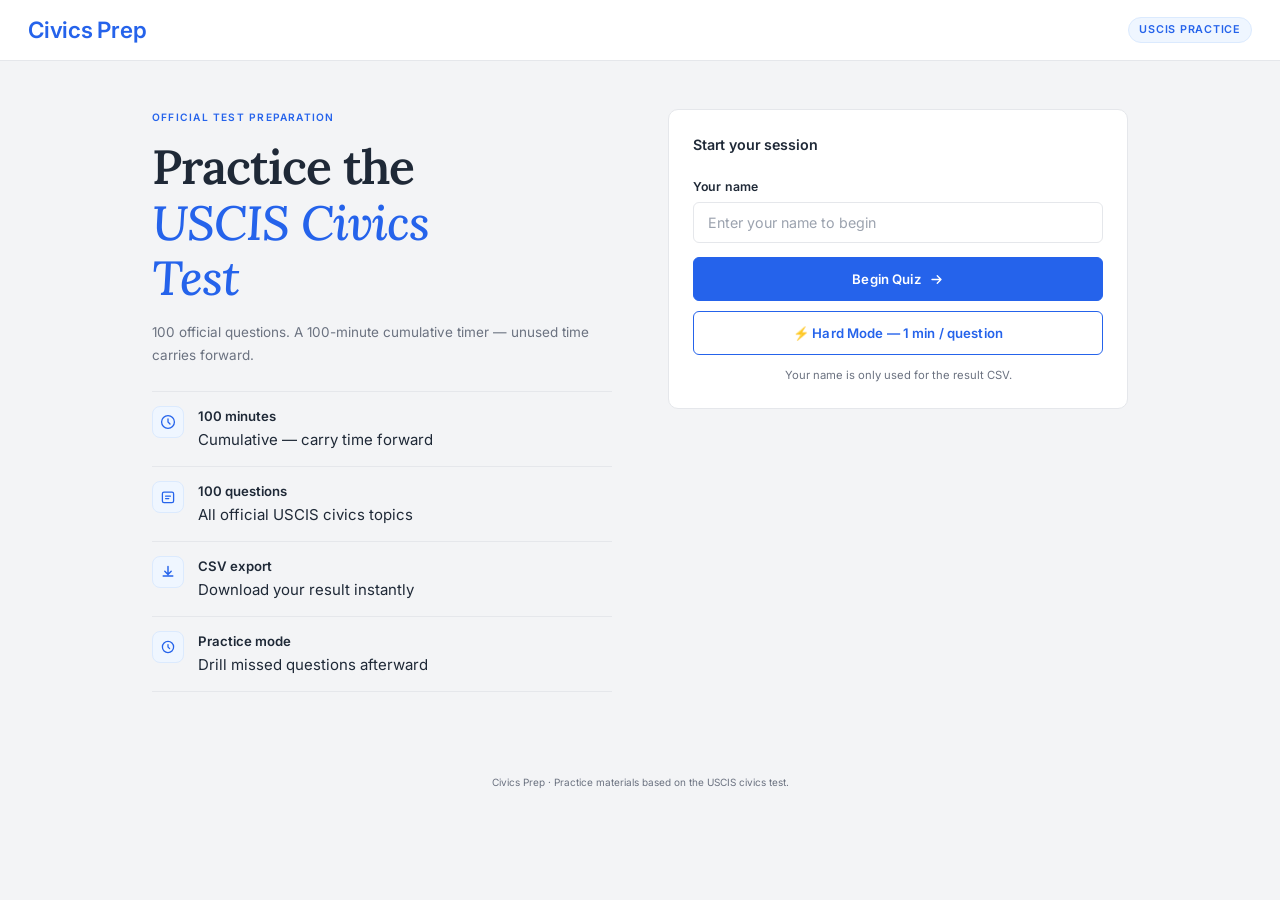
<file: index.html>
<!DOCTYPE html>
<html lang="en">
<head>
  <meta charset="UTF-8" />
  <meta name="viewport" content="width=device-width, initial-scale=1.0" />
  <title>Civics Prep Quiz</title>
  <link rel="preconnect" href="https://fonts.googleapis.com">
  <link rel="preconnect" href="https://fonts.gstatic.com" crossorigin>
  <link href="https://fonts.googleapis.com/css2?family=Lora:ital,wght@0,500;0,600;1,500;1,600&family=Inter:wght@400;500;600&display=swap" rel="stylesheet">
  <link rel="stylesheet" href="style.css" />
</head>
<body>

  <header class="site-header">
    <a href="/" class="header-brand">
      <!-- <img src="Logo.png" alt="Civics Prep logo" class="logo" /> -->
      <span class="site-title">Civics Prep</span>
    </a>
    <span class="header-tag">USCIS Practice</span>
  </header>

  <main class="container">

    <!-- ============ START SCREEN ============ -->
    <section id="start-screen" class="screen" aria-labelledby="start-heading">
      <div class="two-col">

        <div class="panel-left">
          <p class="eyebrow">Official Test Preparation</p>
          <h2 id="start-heading" class="display-heading">
            Practice the<br><em>USCIS Civics<br>Test</em>
          </h2>
          <p class="lede">100 official questions. A 100-minute cumulative timer — unused time carries forward.</p>

          <ul class="feature-list">
            <li>
              <span class="feat-icon">
                <svg viewBox="0 0 20 20" fill="none" aria-hidden="true"><circle cx="10" cy="10" r="8" stroke="currentColor" stroke-width="1.6"/><path d="M10 6v4l2.5 2.5" stroke="currentColor" stroke-width="1.6" stroke-linecap="round"/></svg>
              </span>
              <span><strong>100 minutes</strong>Cumulative — carry time forward</span>
            </li>
            <li>
              <span class="feat-icon">
                <svg viewBox="0 0 20 20" fill="none" aria-hidden="true"><rect x="3" y="4" width="14" height="13" rx="2" stroke="currentColor" stroke-width="1.6"/><path d="M7 9h6M7 12h4" stroke="currentColor" stroke-width="1.6" stroke-linecap="round"/></svg>
              </span>
              <span><strong>100 questions</strong>All official USCIS civics topics</span>
            </li>
            <li>
              <span class="feat-icon">
                <svg viewBox="0 0 20 20" fill="none" aria-hidden="true"><path d="M10 3v10M6 9l4 4 4-4M4 15h12" stroke="currentColor" stroke-width="1.8" stroke-linecap="round" stroke-linejoin="round"/></svg>
              </span>
              <span><strong>CSV export</strong>Download your result instantly</span>
            </li>
            <li>
              <span class="feat-icon">
                <svg viewBox="0 0 20 20" fill="none" aria-hidden="true"><path d="M3 10a7 7 0 1 1 14 0A7 7 0 0 1 3 10z" stroke="currentColor" stroke-width="1.6"/><path d="M10 7v3l2 2" stroke="currentColor" stroke-width="1.6" stroke-linecap="round"/></svg>
              </span>
              <span><strong>Practice mode</strong>Drill missed questions afterward</span>
            </li>
          </ul>
        </div>

        <div class="panel-right">
          <div class="form-card">
            <h3 class="form-card-title">Start your session</h3>
            <form id="start-form" autocomplete="off">
              <label for="student-name" class="field-label">Your name</label>
              <input
                id="student-name"
                name="student-name"
                type="text"
                required
                maxlength="80"
                placeholder="Enter your name to begin"
                aria-required="true"
              />
              <button type="submit" class="btn btn-primary btn-full">
                Begin Quiz
                <svg class="btn-arrow" viewBox="0 0 20 20" fill="none" aria-hidden="true"><path d="M4 10h12M11 5l5 5-5 5" stroke="currentColor" stroke-width="1.8" stroke-linecap="round" stroke-linejoin="round"/></svg>
              </button>
              <button type="button" id="hard-mode-start" class="btn btn-secondary btn-full">
                ⚡ Hard Mode — 1 min / question
              </button>
            </form>
            <p class="form-note">Your name is only used for the result CSV.</p>
          </div>
        </div>

      </div>
    </section>

    <!-- ============ QUIZ SCREEN ============ -->
    <section id="quiz-screen" class="screen hidden" aria-labelledby="quiz-heading">
      <h2 id="quiz-heading" class="visually-hidden">Quiz</h2>

      <div class="two-col two-col--quiz">

        <aside class="quiz-sidebar">
          <div class="sidebar-block">
            <p class="sidebar-label">Progress</p>
            <p id="progress-text" class="sidebar-value">1 / 100</p>
            <div
              class="progress-bar"
              role="progressbar"
              aria-valuemin="0"
              aria-valuemax="100"
              aria-valuenow="0"
            >
              <div id="progress-fill" class="progress-fill"></div>
            </div>
          </div>
          <div class="sidebar-block">
            <p class="sidebar-label">Time remaining</p>
            <p id="timer" class="timer" aria-live="polite">100:00</p>
          </div>
          <div class="sidebar-block">
            <p class="sidebar-label">Score</p>
            <p id="score-text" class="sidebar-score">0 correct</p>
          </div>
          <div class="sidebar-block sidebar-block--quit">
            <button id="quit-btn" type="button" class="btn btn-quit">Quit Quiz</button>
          </div>
        </aside>

        <div class="quiz-main">
          <div class="card question-card">
            <p id="question-text" class="question-text"></p>
            <ul id="options-list" class="options-list" role="list"></ul>
            <div class="question-footer">
              <p id="feedback" class="feedback" aria-live="polite"></p>
              <button id="next-btn" type="button" class="btn btn-primary" disabled>
                Next
                <svg class="btn-arrow" viewBox="0 0 20 20" fill="none" aria-hidden="true"><path d="M4 10h12M11 5l5 5-5 5" stroke="currentColor" stroke-width="1.8" stroke-linecap="round" stroke-linejoin="round"/></svg>
              </button>
            </div>
          </div>
        </div>

      </div>
    </section>

    <!-- ============ RESULT SCREEN ============ -->
    <section id="result-screen" class="screen hidden" aria-labelledby="result-heading">
      <div class="two-col two-col--result">

        <div class="panel-left panel-left--result">
          <p class="eyebrow">Quiz complete</p>
          <h2 id="result-heading" class="display-heading">Your<br><em>Result</em></h2>
          <div class="score-display">
            <dd id="r-percent" class="score-big"></dd>
            <p class="score-sub">final score</p>
          </div>
          <p id="result-note" class="result-note hidden"></p>
        </div>

        <div class="panel-right panel-right--result">
          <div class="card result-card">
            <dl class="result-list">
              <div><dt>Student</dt><dd id="r-name"></dd></div>
              <div><dt>Questions</dt><dd id="r-total"></dd></div>
              <div class="result-correct"><dt>Correct</dt><dd id="r-correct"></dd></div>
              <div class="result-wrong"><dt>Incorrect</dt><dd id="r-incorrect"></dd></div>
              <div><dt>Date</dt><dd id="r-date"></dd></div>
              <div><dt>Time</dt><dd id="r-time"></dd></div>
            </dl>
          </div>
          <div class="actions">
            <button id="download-csv" type="button" class="btn btn-primary">
              <svg viewBox="0 0 20 20" fill="none" aria-hidden="true"><path d="M10 3v10M6 9l4 4 4-4M4 15h12" stroke="currentColor" stroke-width="1.8" stroke-linecap="round" stroke-linejoin="round"/></svg>
              Download CSV
            </button>
            <button id="practice-hard" type="button" class="btn btn-secondary hidden">Practice Missed</button>
            <button id="hard-mode-result" type="button" class="btn btn-secondary">⚡ Hard Mode</button>
            <button id="restart" type="button" class="btn btn-ghost">Start Over</button>
          </div>
        </div>

      </div>
    </section>

    <!-- ============ PRACTICE-MODE OPTIONS ============ -->
    <section id="practice-options" class="screen hidden" aria-labelledby="practice-heading">
      <div class="two-col">

        <div class="panel-left">
          <p class="eyebrow">Review mode</p>
          <h2 id="practice-heading" class="display-heading">Practice<br><em>Hard<br>Questions</em></h2>
          <p id="practice-count" class="lede"></p>
        </div>

        <div class="panel-right">
          <div class="form-card">
            <fieldset class="practice-fieldset">
              <legend class="field-label">Timer setting</legend>
              <label class="radio-row">
                <input type="radio" name="practice-timer" value="off" checked />
                <span class="radio-label">
                  <strong>No timer</strong>
                  <span>Relaxed review at your own pace</span>
                </span>
              </label>
              <label class="radio-row">
                <input type="radio" name="practice-timer" value="on" />
                <span class="radio-label">
                  <strong>Cumulative timer</strong>
                  <span>1 minute per question, carry-forward</span>
                </span>
              </label>
            </fieldset>
            <div class="actions actions--stacked">
              <button id="start-practice" type="button" class="btn btn-primary btn-full">
                Start Practice
                <svg class="btn-arrow" viewBox="0 0 20 20" fill="none" aria-hidden="true"><path d="M4 10h12M11 5l5 5-5 5" stroke="currentColor" stroke-width="1.8" stroke-linecap="round" stroke-linejoin="round"/></svg>
              </button>
              <button id="back-to-result" type="button" class="btn btn-ghost btn-full">← Back to results</button>
            </div>
          </div>
        </div>

      </div>
    </section>

  </main>

  <footer class="site-footer">
    <small>Civics Prep &middot; Practice materials based on the USCIS civics test.</small>
  </footer>

  <script src="script.js"></script>
</body>
</html>
</file>
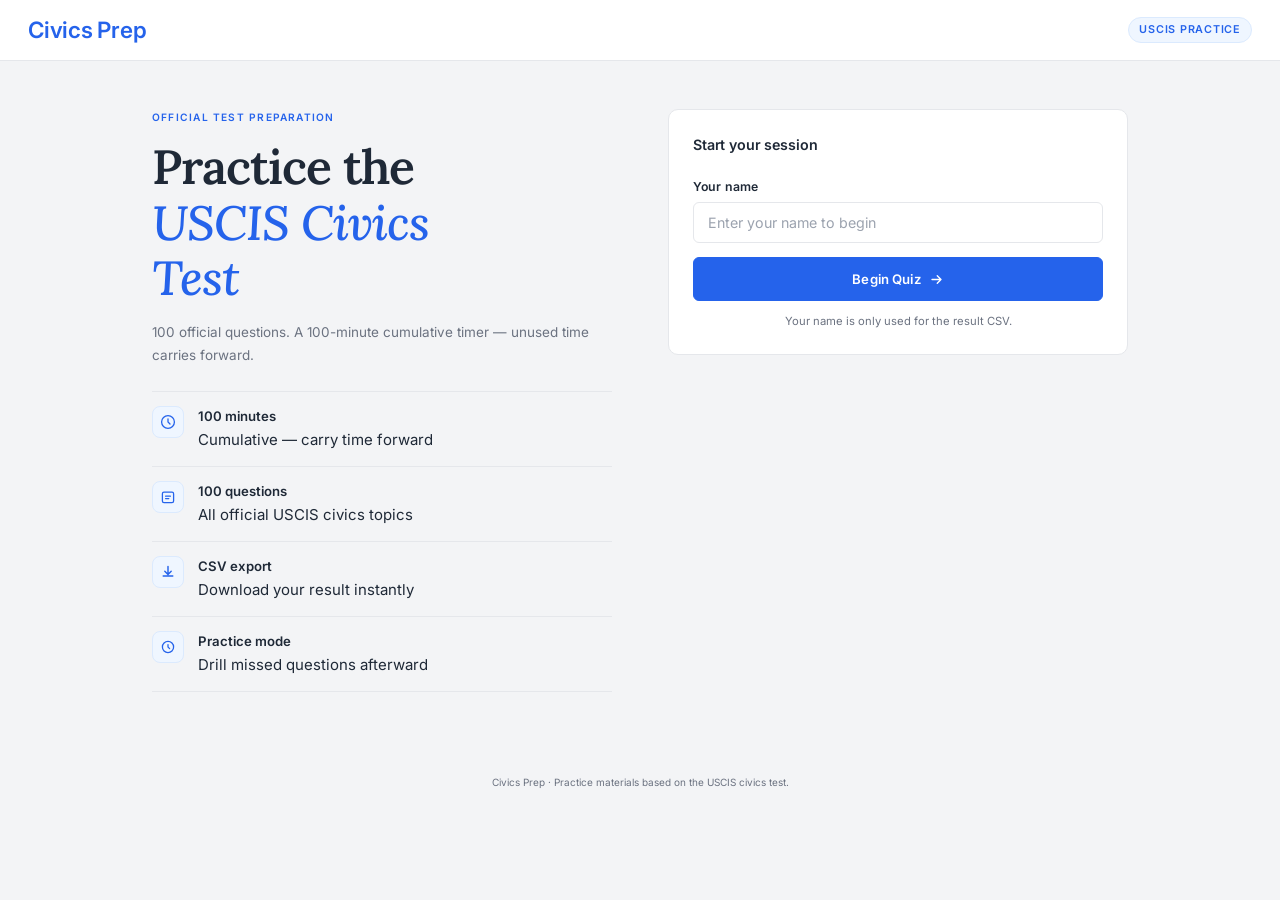
<file: index2.html>
<!DOCTYPE html>
<html lang="en">
<head>
  <meta charset="UTF-8" />
  <meta name="viewport" content="width=device-width, initial-scale=1.0" />
  <title>Civics Prep Quiz</title>
  <link rel="preconnect" href="https://fonts.googleapis.com">
  <link rel="preconnect" href="https://fonts.gstatic.com" crossorigin>
  <link href="https://fonts.googleapis.com/css2?family=Lora:ital,wght@0,500;0,600;1,500;1,600&family=Inter:wght@400;500;600&display=swap" rel="stylesheet">
  <link rel="stylesheet" href="style2.css" />
</head>
<body>

  <header class="site-header">
    <a href="/" class="header-brand">
      <!-- <img src="Logo.png" alt="Civics Prep logo" class="logo" /> -->
      <span class="site-title">Civics Prep</span>
    </a>
    <span class="header-tag">USCIS Practice</span>
  </header>

  <main class="container">

    <!-- ============ START SCREEN ============ -->
    <section id="start-screen" class="screen" aria-labelledby="start-heading">
      <div class="two-col">

        <div class="panel-left">
          <p class="eyebrow">Official Test Preparation</p>
          <h2 id="start-heading" class="display-heading">
            Practice the<br><em>USCIS Civics<br>Test</em>
          </h2>
          <p class="lede">100 official questions. A 100-minute cumulative timer — unused time carries forward.</p>

          <ul class="feature-list">
            <li>
              <span class="feat-icon">
                <svg viewBox="0 0 20 20" fill="none" aria-hidden="true"><circle cx="10" cy="10" r="8" stroke="currentColor" stroke-width="1.6"/><path d="M10 6v4l2.5 2.5" stroke="currentColor" stroke-width="1.6" stroke-linecap="round"/></svg>
              </span>
              <span><strong>100 minutes</strong>Cumulative — carry time forward</span>
            </li>
            <li>
              <span class="feat-icon">
                <svg viewBox="0 0 20 20" fill="none" aria-hidden="true"><rect x="3" y="4" width="14" height="13" rx="2" stroke="currentColor" stroke-width="1.6"/><path d="M7 9h6M7 12h4" stroke="currentColor" stroke-width="1.6" stroke-linecap="round"/></svg>
              </span>
              <span><strong>100 questions</strong>All official USCIS civics topics</span>
            </li>
            <li>
              <span class="feat-icon">
                <svg viewBox="0 0 20 20" fill="none" aria-hidden="true"><path d="M10 3v10M6 9l4 4 4-4M4 15h12" stroke="currentColor" stroke-width="1.8" stroke-linecap="round" stroke-linejoin="round"/></svg>
              </span>
              <span><strong>CSV export</strong>Download your result instantly</span>
            </li>
            <li>
              <span class="feat-icon">
                <svg viewBox="0 0 20 20" fill="none" aria-hidden="true"><path d="M3 10a7 7 0 1 1 14 0A7 7 0 0 1 3 10z" stroke="currentColor" stroke-width="1.6"/><path d="M10 7v3l2 2" stroke="currentColor" stroke-width="1.6" stroke-linecap="round"/></svg>
              </span>
              <span><strong>Practice mode</strong>Drill missed questions afterward</span>
            </li>
          </ul>
        </div>

        <div class="panel-right">
          <div class="form-card">
            <h3 class="form-card-title">Start your session</h3>
            <form id="start-form" autocomplete="off">
              <label for="student-name" class="field-label">Your name</label>
              <input
                id="student-name"
                name="student-name"
                type="text"
                required
                maxlength="80"
                placeholder="Enter your name to begin"
                aria-required="true"
              />
              <button type="submit" class="btn btn-primary btn-full">
                Begin Quiz
                <svg class="btn-arrow" viewBox="0 0 20 20" fill="none" aria-hidden="true"><path d="M4 10h12M11 5l5 5-5 5" stroke="currentColor" stroke-width="1.8" stroke-linecap="round" stroke-linejoin="round"/></svg>
              </button>
            </form>
            <p class="form-note">Your name is only used for the result CSV.</p>
          </div>
        </div>

      </div>
    </section>

    <!-- ============ QUIZ SCREEN ============ -->
    <section id="quiz-screen" class="screen hidden" aria-labelledby="quiz-heading">
      <h2 id="quiz-heading" class="visually-hidden">Quiz</h2>

      <div class="two-col two-col--quiz">

        <aside class="quiz-sidebar">
          <div class="sidebar-block">
            <p class="sidebar-label">Progress</p>
            <p id="progress-text" class="sidebar-value">1 / 100</p>
            <div
              class="progress-bar"
              role="progressbar"
              aria-valuemin="0"
              aria-valuemax="100"
              aria-valuenow="0"
            >
              <div id="progress-fill" class="progress-fill"></div>
            </div>
          </div>
          <div class="sidebar-block">
            <p class="sidebar-label">Time remaining</p>
            <p id="timer" class="timer" aria-live="polite">100:00</p>
          </div>
          <div class="sidebar-block">
            <p class="sidebar-label">Score</p>
            <p id="score-text" class="sidebar-score">0 correct</p>
          </div>
        </aside>

        <div class="quiz-main">
          <div class="card question-card">
            <p id="question-text" class="question-text"></p>
            <ul id="options-list" class="options-list" role="list"></ul>
            <div class="question-footer">
              <p id="feedback" class="feedback" aria-live="polite"></p>
              <button id="next-btn" type="button" class="btn btn-primary" disabled>
                Next
                <svg class="btn-arrow" viewBox="0 0 20 20" fill="none" aria-hidden="true"><path d="M4 10h12M11 5l5 5-5 5" stroke="currentColor" stroke-width="1.8" stroke-linecap="round" stroke-linejoin="round"/></svg>
              </button>
            </div>
          </div>
        </div>

      </div>
    </section>

    <!-- ============ RESULT SCREEN ============ -->
    <section id="result-screen" class="screen hidden" aria-labelledby="result-heading">
      <div class="two-col two-col--result">

        <div class="panel-left panel-left--result">
          <p class="eyebrow">Quiz complete</p>
          <h2 id="result-heading" class="display-heading">Your<br><em>Result</em></h2>
          <div class="score-display">
            <dd id="r-percent" class="score-big"></dd>
            <p class="score-sub">final score</p>
          </div>
          <p id="result-note" class="result-note hidden"></p>
        </div>

        <div class="panel-right panel-right--result">
          <div class="card result-card">
            <dl class="result-list">
              <div><dt>Student</dt><dd id="r-name"></dd></div>
              <div><dt>Questions</dt><dd id="r-total"></dd></div>
              <div class="result-correct"><dt>Correct</dt><dd id="r-correct"></dd></div>
              <div class="result-wrong"><dt>Incorrect</dt><dd id="r-incorrect"></dd></div>
              <div><dt>Date</dt><dd id="r-date"></dd></div>
              <div><dt>Time</dt><dd id="r-time"></dd></div>
            </dl>
          </div>
          <div class="actions">
            <button id="download-csv" type="button" class="btn btn-primary">
              <svg viewBox="0 0 20 20" fill="none" aria-hidden="true"><path d="M10 3v10M6 9l4 4 4-4M4 15h12" stroke="currentColor" stroke-width="1.8" stroke-linecap="round" stroke-linejoin="round"/></svg>
              Download CSV
            </button>
            <button id="practice-hard" type="button" class="btn btn-secondary hidden">Practice Missed</button>
            <button id="restart" type="button" class="btn btn-ghost">Start Over</button>
          </div>
        </div>

      </div>
    </section>

    <!-- ============ PRACTICE-MODE OPTIONS ============ -->
    <section id="practice-options" class="screen hidden" aria-labelledby="practice-heading">
      <div class="two-col">

        <div class="panel-left">
          <p class="eyebrow">Review mode</p>
          <h2 id="practice-heading" class="display-heading">Practice<br><em>Hard<br>Questions</em></h2>
          <p id="practice-count" class="lede"></p>
        </div>

        <div class="panel-right">
          <div class="form-card">
            <fieldset class="practice-fieldset">
              <legend class="field-label">Timer setting</legend>
              <label class="radio-row">
                <input type="radio" name="practice-timer" value="off" checked />
                <span class="radio-label">
                  <strong>No timer</strong>
                  <span>Relaxed review at your own pace</span>
                </span>
              </label>
              <label class="radio-row">
                <input type="radio" name="practice-timer" value="on" />
                <span class="radio-label">
                  <strong>Cumulative timer</strong>
                  <span>1 minute per question, carry-forward</span>
                </span>
              </label>
            </fieldset>
            <div class="actions actions--stacked">
              <button id="start-practice" type="button" class="btn btn-primary btn-full">
                Start Practice
                <svg class="btn-arrow" viewBox="0 0 20 20" fill="none" aria-hidden="true"><path d="M4 10h12M11 5l5 5-5 5" stroke="currentColor" stroke-width="1.8" stroke-linecap="round" stroke-linejoin="round"/></svg>
              </button>
              <button id="back-to-result" type="button" class="btn btn-ghost btn-full">← Back to results</button>
            </div>
          </div>
        </div>

      </div>
    </section>

  </main>

  <footer class="site-footer">
    <small>Civics Prep &middot; Practice materials based on the USCIS civics test.</small>
  </footer>

  <script src="script.js"></script>
</body>
</html>
</file>
<file: style.css>
/* =========================================================
   Civics Prep Quiz — stylesheet (two-column layout)
   Palette: #FFFFFF, #F3F4F6, #2563EB, #1F2937
   Fonts: Instrument Serif + DM Sans
   ========================================================= */

:root {
  --bg:             #FFFFFF;
  --surface:        #F3F4F6;
  --surface-2:      #EAECF0;
  --text:           #1F2937;
  --muted:          #6B7280;
  --border:         #E5E7EB;
  --accent:         #2563EB;
  --accent-hover:   #1D4ED8;
  --accent-light:   #EFF6FF;
  --accent-mid:     #DBEAFE;
  --correct-bg:     #ECFDF5;
  --correct-border: #10B981;
  --correct-text:   #065F46;
  --wrong-bg:       #FEF2F2;
  --wrong-border:   #DC2626;
  --wrong-text:     #991B1B;
  --radius:         10px;
  --radius-sm:      6px;
  --space:          16px;
  --space-lg:       24px;
  --font-serif:     'Lora', Georgia, 'Times New Roman', serif;
  --font-sans:      'Inter', -apple-system, BlinkMacSystemFont, 'Segoe UI', sans-serif;
}

* { box-sizing: border-box; }

html, body {
  margin: 0; padding: 0;
  background: var(--surface);
  color: var(--text);
  font-family: var(--font-sans);
  font-size: 15px;
  line-height: 1.6;
  -webkit-font-smoothing: antialiased;
  -moz-osx-font-smoothing: grayscale;
}

img { max-width: 100%; height: auto; display: block; }

.visually-hidden {
  position: absolute !important;
  width: 1px; height: 1px; padding: 0; margin: -1px;
  overflow: hidden; clip: rect(0,0,0,0); white-space: nowrap; border: 0;
}

.hidden { display: none !important; }

/* ---- Header ---- */

.site-header {
  background: var(--bg);
  border-bottom: 1px solid var(--border);
  padding: 12px 28px;
  display: flex;
  align-items: center;
  justify-content: space-between;
  position: sticky;
  top: 0;
  z-index: 10;
}

.header-brand {
  display: flex;
  align-items: center;
  gap: 10px;
  text-decoration: none;
}

.logo {
  width: 32px;
  height: 32px;
  object-fit: contain;
}

.site-title {
  font-size: 1.5rem;
  font-weight: 600;
  color: var(--accent);
  letter-spacing: -0.01em;
}

.header-tag {
  font-size: 0.72rem;
  font-weight: 600;
  letter-spacing: 0.07em;
  text-transform: uppercase;
  color: var(--accent);
  background: var(--accent-light);
  padding: 3px 10px;
  border-radius: 999px;
  border: 1px solid var(--accent-mid);
}

/* ---- Page container ---- */

.container {
  max-width: 1040px;
  margin: 0 auto;
  padding: 40px 24px 48px;
}

.screen { width: 100%; }

/* ---- Two-column grid ---- */

.two-col {
  display: grid;
  grid-template-columns: 1fr;
  gap: 24px;
}

/* ---- LEFT PANEL ---- */

.panel-left {
  display: flex;
  flex-direction: column;
  gap: 0;
}

.eyebrow {
  font-size: 0.68rem;
  font-weight: 600;
  letter-spacing: 0.12em;
  text-transform: uppercase;
  color: var(--accent);
  margin: 0 0 14px;
}

.display-heading {
  font-family: var(--font-serif);
  font-size: 2.2rem;
  font-weight: 600;
  line-height: 1.15;
  color: var(--text);
  margin: 0 0 16px;
  letter-spacing: -0.02em;
}

.display-heading em {
  font-style: italic;
  font-weight: 500;
  color: var(--accent);
}

.lede {
  color: var(--muted);
  font-size: 0.9rem;
  line-height: 1.7;
  margin: 0 0 24px;
}

/* Feature list */

.feature-list {
  list-style: none;
  padding: 0;
  margin: 0;
  display: flex;
  flex-direction: column;
  gap: 0;
  border-top: 1px solid var(--border);
}

.feature-list li {
  display: flex;
  align-items: flex-start;
  gap: 14px;
  padding: 14px 0;
  border-bottom: 1px solid var(--border);
}

.feat-icon {
  display: flex;
  align-items: center;
  justify-content: center;
  width: 32px;
  height: 32px;
  background: var(--accent-light);
  border: 1px solid var(--accent-mid);
  border-radius: 8px;
  flex-shrink: 0;
  color: var(--accent);
}

.feat-icon svg { width: 16px; height: 16px; }

.feature-list li > span:last-child {
  display: flex;
  flex-direction: column;
  gap: 1px;
}

.feature-list strong {
  font-size: 0.88rem;
  font-weight: 600;
  color: var(--text);
  display: block;
}

.feature-list li > span:last-child > :not(strong) {
  font-size: 0.8rem;
  color: var(--muted);
}

/* ---- RIGHT PANEL — form card ---- */

.panel-right {
  display: flex;
  flex-direction: column;
}

.form-card {
  background: var(--bg);
  border: 1px solid var(--border);
  border-radius: var(--radius);
  padding: var(--space-lg);
}

.form-card-title {
  font-size: 0.95rem;
  font-weight: 600;
  color: var(--text);
  margin: 0 0 20px;
  letter-spacing: -0.01em;
}

.form-note {
  font-size: 0.75rem;
  color: var(--muted);
  margin: 12px 0 0;
  text-align: center;
  line-height: 1.5;
}

/* ---- Forms ---- */

.field-label {
  display: block;
  font-size: 0.82rem;
  font-weight: 600;
  margin-bottom: 6px;
  color: var(--text);
  letter-spacing: 0.01em;
}

#start-form input[type="text"] {
  width: 100%;
  padding: 11px 14px;
  font-size: 0.95rem;
  font-family: var(--font-sans);
  border: 1px solid var(--border);
  border-radius: var(--radius-sm);
  background: var(--bg);
  color: var(--text);
  margin-bottom: 14px;
  transition: border-color 0.15s, box-shadow 0.15s;
}

#start-form input[type="text"]::placeholder { color: #9CA3AF; }

#start-form input[type="text"]:focus {
  outline: none;
  border-color: var(--accent);
  box-shadow: 0 0 0 3px rgba(37,99,235,0.1);
}

/* ---- Buttons ---- */

.btn {
  display: inline-flex;
  align-items: center;
  justify-content: center;
  gap: 8px;
  padding: 11px 20px;
  font-size: 0.88rem;
  font-family: var(--font-sans);
  font-weight: 600;
  border-radius: var(--radius-sm);
  border: 1px solid transparent;
  cursor: pointer;
  min-height: 44px;
  transition: background 0.15s, border-color 0.15s, color 0.15s;
  letter-spacing: 0.01em;
  white-space: nowrap;
}

.btn-full { width: 100%; }

.btn-arrow { width: 15px; height: 15px; flex-shrink: 0; }

.btn-primary {
  background: var(--accent);
  color: #fff;
  border-color: var(--accent);
}
.btn-primary:hover:not(:disabled) {
  background: var(--accent-hover);
  border-color: var(--accent-hover);
}
.btn-primary:disabled {
  background: var(--surface);
  border-color: var(--border);
  color: var(--muted);
  cursor: not-allowed;
}

.btn-secondary {
  background: var(--bg);
  color: var(--accent);
  border-color: var(--accent);
}
.btn-secondary:hover:not(:disabled) { background: var(--accent-light); }

.btn-ghost {
  background: transparent;
  color: var(--muted);
  border-color: var(--border);
}
.btn-ghost:hover:not(:disabled) {
  background: var(--surface);
  color: var(--text);
}

.btn:focus-visible {
  outline: 2px solid var(--accent);
  outline-offset: 2px;
}

.actions {
  display: flex;
  flex-wrap: wrap;
  gap: 10px;
  margin-top: var(--space);
}

.actions .btn { flex: 1; min-width: 120px; }

.actions--stacked {
  flex-direction: column;
  margin-top: var(--space);
}
.actions--stacked .btn { flex: none; }

/* ---- Quiz: two-col layout ---- */

.two-col--quiz {
  align-items: start;
}

.quiz-sidebar {
  background: var(--bg);
  border: 1px solid var(--border);
  border-radius: var(--radius);
  padding: var(--space-lg);
  display: flex;
  flex-direction: row;
  flex-wrap: wrap;
  gap: 0;
}

.sidebar-block {
  flex: 1;
  min-width: 140px;
  padding: 12px 0;
  border-bottom: 1px solid var(--border);
}

.sidebar-block:last-child { border-bottom: none; }

.sidebar-label {
  font-size: 0.72rem;
  font-weight: 600;
  letter-spacing: 0.07em;
  text-transform: uppercase;
  color: var(--muted);
  margin: 0 0 4px;
}

.sidebar-value {
  font-size: 1rem;
  font-weight: 700;
  color: var(--text);
  margin: 0 0 8px;
  letter-spacing: -0.01em;
}

.sidebar-score {
  font-size: 1rem;
  font-weight: 700;
  color: var(--text);
  margin: 0;
}

.timer {
  font-size: 1.6rem;
  font-weight: 700;
  color: var(--accent);
  font-variant-numeric: tabular-nums;
  letter-spacing: -0.02em;
  margin: 0;
}

.timer.warning { color: var(--wrong-border); }

.progress-bar {
  width: 100%;
  height: 5px;
  background: var(--surface-2);
  border-radius: 999px;
  overflow: hidden;
  margin-top: 4px;
}

.progress-fill {
  height: 100%;
  width: 0%;
  background: var(--accent);
  border-radius: 999px;
  transition: width 0.35s ease;
}

/* ---- Question ---- */

.quiz-main { flex: 1; }

.card {
  background: var(--bg);
  border: 1px solid var(--border);
  border-radius: var(--radius);
  padding: var(--space-lg);
  margin-bottom: var(--space);
}

.question-card { margin-bottom: 0; }

.question-text {
  font-family: var(--font-serif);
  font-size: 1.15rem;
  font-weight: 500;
  line-height: 1.55;
  margin: 0 0 20px;
  color: var(--text);
  letter-spacing: -0.01em;
}

.options-list {
  list-style: none;
  padding: 0;
  margin: 0 0 20px;
  display: flex;
  flex-direction: column;
  gap: 8px;
}

.option-btn {
  width: 100%;
  text-align: left;
  padding: 13px 16px;
  font-size: 0.9rem;
  font-family: var(--font-sans);
  background: var(--bg);
  color: var(--text);
  border: 1px solid var(--border);
  border-radius: var(--radius-sm);
  cursor: pointer;
  min-height: 50px;
  line-height: 1.45;
  display: flex;
  align-items: center;
  transition: background 0.1s, border-color 0.1s;
}

.option-btn:hover:not(:disabled) {
  background: var(--surface);
  border-color: var(--accent);
}

.option-btn:focus-visible {
  outline: 2px solid var(--accent);
  outline-offset: 2px;
}

.option-btn:disabled { cursor: not-allowed; }

.option-letter {
  display: inline-flex;
  align-items: center;
  justify-content: center;
  width: 26px;
  height: 26px;
  border-radius: 50%;
  background: var(--surface);
  border: 1px solid var(--border);
  font-size: 0.72rem;
  font-weight: 700;
  color: var(--accent);
  margin-right: 12px;
  flex-shrink: 0;
  transition: background 0.1s, border-color 0.1s, color 0.1s;
}

.option-btn.correct {
  background: var(--correct-bg);
  border-color: var(--correct-border);
}
.option-btn.correct .option-letter {
  background: var(--correct-border);
  border-color: var(--correct-border);
  color: #fff;
}

.option-btn.wrong {
  background: var(--wrong-bg);
  border-color: var(--wrong-border);
}
.option-btn.wrong .option-letter {
  background: var(--wrong-border);
  border-color: var(--wrong-border);
  color: #fff;
}

.question-footer {
  border-top: 1px solid var(--border);
  padding-top: var(--space);
  display: flex;
  align-items: center;
  justify-content: space-between;
  gap: var(--space);
}

.feedback {
  margin: 0;
  font-size: 0.88rem;
  font-weight: 600;
  flex: 1;
  min-height: 1.4em;
}
.feedback.correct { color: var(--correct-text); }
.feedback.wrong   { color: var(--wrong-text); }

.question-footer .btn { flex-shrink: 0; }

/* ---- Results ---- */

.two-col--result { align-items: start; }

.panel-left--result {
  display: flex;
  flex-direction: column;
}

.score-display {
  background: var(--accent-light);
  border: 1px solid var(--accent-mid);
  border-radius: var(--radius);
  padding: 24px;
  text-align: center;
  margin-top: 8px;
}

.score-big {
  font-family: var(--font-serif);
  font-size: 3.6rem;
  font-weight: 600;
  color: var(--accent);
  line-height: 1;
  letter-spacing: -0.04em;
  margin: 0;
  display: block;
}

.score-sub {
  font-size: 0.78rem;
  font-weight: 600;
  letter-spacing: 0.07em;
  text-transform: uppercase;
  color: var(--accent);
  margin: 8px 0 0;
  opacity: 0.7;
}

.result-card { margin-bottom: 0; }

.result-list {
  margin: 0;
  padding: 0;
}

.result-list > div {
  display: flex;
  justify-content: space-between;
  align-items: center;
  gap: 12px;
  padding: 10px 0;
  border-bottom: 1px solid var(--border);
}
.result-list > div:last-child { border-bottom: none; }

.result-list dt {
  font-size: 0.82rem;
  font-weight: 500;
  color: var(--muted);
  margin: 0;
}

.result-list dd {
  margin: 0;
  font-size: 0.88rem;
  font-weight: 600;
  color: var(--text);
  text-align: right;
}

.result-correct dt { color: var(--correct-text); }
.result-correct dd { color: var(--correct-text); }
.result-wrong dt   { color: var(--wrong-text); }
.result-wrong dd   { color: var(--wrong-text); }

.result-note {
  background: #FFFBEB;
  border: 1px solid #FCD34D;
  border-left: 3px solid #F59E0B;
  padding: 10px 14px;
  border-radius: var(--radius-sm);
  color: #92400E;
  font-size: 0.85rem;
  margin-top: var(--space);
}

/* ---- Practice fieldset ---- */

.practice-fieldset {
  border: 1px solid var(--border);
  border-radius: var(--radius-sm);
  padding: 4px var(--space) var(--space);
  margin: 0 0 4px;
}

.practice-fieldset legend { padding: 0 6px; }

.radio-row {
  display: flex;
  align-items: flex-start;
  gap: 10px;
  padding: 12px 0;
  cursor: pointer;
  border-bottom: 1px solid var(--border);
}
.radio-row:last-child { border-bottom: none; }

.radio-row input[type="radio"] {
  margin-top: 3px;
  accent-color: var(--accent);
  flex-shrink: 0;
}

.radio-label {
  display: flex;
  flex-direction: column;
  gap: 2px;
}
.radio-label strong { font-size: 0.88rem; color: var(--text); }
.radio-label span   { font-size: 0.8rem;  color: var(--muted); }

/* ---- Footer ---- */

.site-footer {
  max-width: 1040px;
  margin: 0 auto;
  padding: var(--space) 24px 28px;
  color: var(--muted);
  text-align: center;
  font-size: 0.8rem;
}

/* ---- Mobile base (<700px) ---- */

@media (max-width: 699px) {

  /* Container */
  .container { padding: 20px 14px 40px; }

  /* Header: slightly smaller on narrow screens */
  .site-header { padding: 10px 14px; }
  .header-tag  { display: none; } /* hide pill — saves header space on small phones */

  /* Start screen: reduce hero weight on mobile */
  .display-heading { font-size: 1.85rem; letter-spacing: -0.015em; }
  .lede            { font-size: 0.875rem; margin-bottom: 20px; }

  /* Feature list: tighter on mobile */
  .feature-list li { padding: 11px 0; gap: 12px; }
  .feat-icon       { width: 28px; height: 28px; border-radius: 7px; }
  .feat-icon svg   { width: 14px; height: 14px; }
  .feature-list strong        { font-size: 0.83rem; }
  .feature-list li > span:last-child > :not(strong) { font-size: 0.76rem; }

  /* Form card: less padding on small screens */
  .form-card { padding: 18px; }

  /* Quiz sidebar — horizontal strip above the question card */
  .quiz-sidebar {
    flex-direction: row;
    flex-wrap: nowrap;
    padding: 10px 14px;
    gap: 0;
    border-radius: var(--radius);
    margin-bottom: 12px;
  }

  .sidebar-block {
    flex: 1;
    min-width: 0;
    border-bottom: none;
    border-right: 1px solid var(--border);
    padding: 6px 10px;
  }

  .sidebar-block:last-child { border-right: none; }

  .sidebar-label {
    font-size: 0.6rem;
    letter-spacing: 0.06em;
    margin-bottom: 2px;
  }

  .sidebar-value  { font-size: 0.85rem; margin-bottom: 3px; }
  .sidebar-score  { font-size: 0.85rem; }
  .timer          { font-size: 1rem; letter-spacing: -0.01em; }
  .progress-bar   { margin-top: 3px; height: 4px; }

  /* Question card */
  .card           { padding: 16px; }
  .question-text  { font-size: 1rem; line-height: 1.55; margin-bottom: 16px; }

  /* Answer options: full-width, comfortable tap targets */
  .option-btn     { padding: 11px 13px; font-size: 0.875rem; min-height: 46px; }
  .option-letter  { width: 24px; height: 24px; font-size: 0.68rem; margin-right: 10px; }
  .options-list   { gap: 7px; margin-bottom: 16px; }

  /* Question footer: stack feedback above button on very narrow screens */
  .question-footer {
    flex-direction: column;
    align-items: stretch;
    gap: 10px;
    padding-top: 14px;
  }
  .question-footer .btn { width: 100%; }
  .feedback { min-height: unset; }

  /* Result screen: score box smaller */
  .score-display  { padding: 18px; }
  .score-big      { font-size: 2.6rem; }
  .score-sub      { font-size: 0.7rem; }
  .result-list dt { font-size: 0.8rem; }
  .result-list dd { font-size: 0.85rem; }

  /* Actions: always full-width stacked */
  .actions           { flex-direction: column; gap: 8px; }
  .actions .btn      { flex: none; width: 100%; }

  /* Practice fieldset */
  .practice-fieldset { padding: 4px 14px 14px; }
  .radio-row         { padding: 10px 0; }
}

/* ---- Desktop: activate two columns (≥700px) ---- */

@media (min-width: 700px) {
  .container { padding: 40px 28px 52px; }

  .two-col {
    grid-template-columns: 1fr 1fr;
    gap: 36px;
    align-items: start;
  }

  /* Start / Practice: right panel sticky */
  .panel-right { position: sticky; top: 72px; }

  /* Quiz: narrow sidebar, wide question area */
  .two-col--quiz {
    grid-template-columns: 200px 1fr;
    gap: 24px;
  }

  .quiz-sidebar {
    position: sticky;
    top: 72px;
    flex-direction: column;
    flex-wrap: nowrap;
    padding: var(--space-lg);
  }

  .sidebar-block {
    flex: none;
    min-width: unset;
    border-right: none;
    border-bottom: 1px solid var(--border);
    padding: 14px 0;
  }

  .sidebar-block:last-child { border-bottom: none; }

  /* Results: score on left, table on right */
  .two-col--result { grid-template-columns: 1fr 1fr; }
  .panel-left--result { position: sticky; top: 72px; }

  .display-heading { font-size: 2.8rem; }
  .question-text   { font-size: 1.2rem; }
}

@media (min-width: 960px) {
  .container { padding: 48px 32px 64px; }
  .two-col { gap: 56px; }
  .two-col--quiz { grid-template-columns: 220px 1fr; gap: 28px; }
  .display-heading { font-size: 3.2rem; }
  .question-text   { font-size: 1.25rem; }
}

/* ---- Hard mode start button gap ---- */
#hard-mode-start { margin-top: 10px; }

/* ---- Quit button ---- */
.sidebar-block--quit {
  border-top: 1px solid var(--border);
  padding-top: 14px;
  margin-top: auto;
}

.btn-quit {
  width: 100%;
  padding: 9px 14px;
  font-size: 0.8rem;
  font-family: var(--font-sans);
  font-weight: 600;
  border-radius: var(--radius-sm);
  border: 1px solid var(--wrong-border);
  background: transparent;
  color: var(--wrong-border);
  cursor: pointer;
  min-height: 36px;
  transition: background 0.15s, color 0.15s;
  letter-spacing: 0.01em;
}

.btn-quit:hover {
  background: var(--wrong-bg);
}

/* On mobile, quit button sits inline in the horizontal sidebar strip */
@media (max-width: 699px) {
  .sidebar-block--quit {
    border-top: none;
    border-right: none;
    border-left: 1px solid var(--border);
    padding: 6px 10px;
    margin-top: 0;
    display: flex;
    align-items: center;
    flex: 0 0 auto;
  }

  /* Center header brand */
.site-header {
  justify-content: center;
}

/* Center hero text */
.eyebrow,
.display-heading,
.lede {
  text-align: center;
}

  .btn-quit {
    font-size: 0.72rem;
    padding: 6px 10px;
    min-height: 32px;
    white-space: nowrap;
  }
}
</file>
<file: style2.css>
/* =========================================================
   Civics Prep Quiz — stylesheet (two-column layout)
   Palette: #FFFFFF, #F3F4F6, #2563EB, #1F2937
   Fonts: Instrument Serif + DM Sans
   ========================================================= */

:root {
  --bg:             #FFFFFF;
  --surface:        #F3F4F6;
  --surface-2:      #EAECF0;
  --text:           #1F2937;
  --muted:          #6B7280;
  --border:         #E5E7EB;
  --accent:         #2563EB;
  --accent-hover:   #1D4ED8;
  --accent-light:   #EFF6FF;
  --accent-mid:     #DBEAFE;
  --correct-bg:     #ECFDF5;
  --correct-border: #10B981;
  --correct-text:   #065F46;
  --wrong-bg:       #FEF2F2;
  --wrong-border:   #DC2626;
  --wrong-text:     #991B1B;
  --radius:         10px;
  --radius-sm:      6px;
  --space:          16px;
  --space-lg:       24px;
  --font-serif:     'Lora', Georgia, 'Times New Roman', serif;
  --font-sans:      'Inter', -apple-system, BlinkMacSystemFont, 'Segoe UI', sans-serif;
}

* { box-sizing: border-box; }

html, body {
  margin: 0; padding: 0;
  background: var(--surface);
  color: var(--text);
  font-family: var(--font-sans);
  font-size: 15px;
  line-height: 1.6;
  -webkit-font-smoothing: antialiased;
  -moz-osx-font-smoothing: grayscale;
}

img { max-width: 100%; height: auto; display: block; }

.visually-hidden {
  position: absolute !important;
  width: 1px; height: 1px; padding: 0; margin: -1px;
  overflow: hidden; clip: rect(0,0,0,0); white-space: nowrap; border: 0;
}

.hidden { display: none !important; }

/* ---- Header ---- */

.site-header {
  background: var(--bg);
  border-bottom: 1px solid var(--border);
  padding: 12px 28px;
  display: flex;
  align-items: center;
  justify-content: space-between;
  position: sticky;
  top: 0;
  z-index: 10;
}

.header-brand {
  display: flex;
  align-items: center;
  gap: 10px;
  text-decoration: none;
}

.logo {
  width: 32px;
  height: 32px;
  object-fit: contain;
}

.site-title {
  font-size: 1.5rem;
  font-weight: 600;
  color: var(--accent);
  letter-spacing: -0.01em;
}

.header-tag {
  font-size: 0.72rem;
  font-weight: 600;
  letter-spacing: 0.07em;
  text-transform: uppercase;
  color: var(--accent);
  background: var(--accent-light);
  padding: 3px 10px;
  border-radius: 999px;
  border: 1px solid var(--accent-mid);
}

/* ---- Page container ---- */

.container {
  max-width: 1040px;
  margin: 0 auto;
  padding: 40px 24px 48px;
}

.screen { width: 100%; }

/* ---- Two-column grid ---- */

.two-col {
  display: grid;
  grid-template-columns: 1fr;
  gap: 24px;
}

/* ---- LEFT PANEL ---- */

.panel-left {
  display: flex;
  flex-direction: column;
  gap: 0;
}

.eyebrow {
  font-size: 0.68rem;
  font-weight: 600;
  letter-spacing: 0.12em;
  text-transform: uppercase;
  color: var(--accent);
  margin: 0 0 14px;
}

.display-heading {
  font-family: var(--font-serif);
  font-size: 2.2rem;
  font-weight: 600;
  line-height: 1.15;
  color: var(--text);
  margin: 0 0 16px;
  letter-spacing: -0.02em;
}

.display-heading em {
  font-style: italic;
  font-weight: 500;
  color: var(--accent);
}

.lede {
  color: var(--muted);
  font-size: 0.9rem;
  line-height: 1.7;
  margin: 0 0 24px;
}

/* Feature list */

.feature-list {
  list-style: none;
  padding: 0;
  margin: 0;
  display: flex;
  flex-direction: column;
  gap: 0;
  border-top: 1px solid var(--border);
}

.feature-list li {
  display: flex;
  align-items: flex-start;
  gap: 14px;
  padding: 14px 0;
  border-bottom: 1px solid var(--border);
}

.feat-icon {
  display: flex;
  align-items: center;
  justify-content: center;
  width: 32px;
  height: 32px;
  background: var(--accent-light);
  border: 1px solid var(--accent-mid);
  border-radius: 8px;
  flex-shrink: 0;
  color: var(--accent);
}

.feat-icon svg { width: 16px; height: 16px; }

.feature-list li > span:last-child {
  display: flex;
  flex-direction: column;
  gap: 1px;
}

.feature-list strong {
  font-size: 0.88rem;
  font-weight: 600;
  color: var(--text);
  display: block;
}

.feature-list li > span:last-child > :not(strong) {
  font-size: 0.8rem;
  color: var(--muted);
}

/* ---- RIGHT PANEL — form card ---- */

.panel-right {
  display: flex;
  flex-direction: column;
}

.form-card {
  background: var(--bg);
  border: 1px solid var(--border);
  border-radius: var(--radius);
  padding: var(--space-lg);
}

.form-card-title {
  font-size: 0.95rem;
  font-weight: 600;
  color: var(--text);
  margin: 0 0 20px;
  letter-spacing: -0.01em;
}

.form-note {
  font-size: 0.75rem;
  color: var(--muted);
  margin: 12px 0 0;
  text-align: center;
  line-height: 1.5;
}

/* ---- Forms ---- */

.field-label {
  display: block;
  font-size: 0.82rem;
  font-weight: 600;
  margin-bottom: 6px;
  color: var(--text);
  letter-spacing: 0.01em;
}

#start-form input[type="text"] {
  width: 100%;
  padding: 11px 14px;
  font-size: 0.95rem;
  font-family: var(--font-sans);
  border: 1px solid var(--border);
  border-radius: var(--radius-sm);
  background: var(--bg);
  color: var(--text);
  margin-bottom: 14px;
  transition: border-color 0.15s, box-shadow 0.15s;
}

#start-form input[type="text"]::placeholder { color: #9CA3AF; }

#start-form input[type="text"]:focus {
  outline: none;
  border-color: var(--accent);
  box-shadow: 0 0 0 3px rgba(37,99,235,0.1);
}

/* ---- Buttons ---- */

.btn {
  display: inline-flex;
  align-items: center;
  justify-content: center;
  gap: 8px;
  padding: 11px 20px;
  font-size: 0.88rem;
  font-family: var(--font-sans);
  font-weight: 600;
  border-radius: var(--radius-sm);
  border: 1px solid transparent;
  cursor: pointer;
  min-height: 44px;
  transition: background 0.15s, border-color 0.15s, color 0.15s;
  letter-spacing: 0.01em;
  white-space: nowrap;
}

.btn-full { width: 100%; }

.btn-arrow { width: 15px; height: 15px; flex-shrink: 0; }

.btn-primary {
  background: var(--accent);
  color: #fff;
  border-color: var(--accent);
}
.btn-primary:hover:not(:disabled) {
  background: var(--accent-hover);
  border-color: var(--accent-hover);
}
.btn-primary:disabled {
  background: var(--surface);
  border-color: var(--border);
  color: var(--muted);
  cursor: not-allowed;
}

.btn-secondary {
  background: var(--bg);
  color: var(--accent);
  border-color: var(--accent);
}
.btn-secondary:hover:not(:disabled) { background: var(--accent-light); }

.btn-ghost {
  background: transparent;
  color: var(--muted);
  border-color: var(--border);
}
.btn-ghost:hover:not(:disabled) {
  background: var(--surface);
  color: var(--text);
}

.btn:focus-visible {
  outline: 2px solid var(--accent);
  outline-offset: 2px;
}

.actions {
  display: flex;
  flex-wrap: wrap;
  gap: 10px;
  margin-top: var(--space);
}

.actions .btn { flex: 1; min-width: 120px; }

.actions--stacked {
  flex-direction: column;
  margin-top: var(--space);
}
.actions--stacked .btn { flex: none; }

/* ---- Quiz: two-col layout ---- */

.two-col--quiz {
  align-items: start;
}

.quiz-sidebar {
  background: var(--bg);
  border: 1px solid var(--border);
  border-radius: var(--radius);
  padding: var(--space-lg);
  display: flex;
  flex-direction: row;
  flex-wrap: wrap;
  gap: 0;
}

.sidebar-block {
  flex: 1;
  min-width: 140px;
  padding: 12px 0;
  border-bottom: 1px solid var(--border);
}

.sidebar-block:last-child { border-bottom: none; }

.sidebar-label {
  font-size: 0.72rem;
  font-weight: 600;
  letter-spacing: 0.07em;
  text-transform: uppercase;
  color: var(--muted);
  margin: 0 0 4px;
}

.sidebar-value {
  font-size: 1rem;
  font-weight: 700;
  color: var(--text);
  margin: 0 0 8px;
  letter-spacing: -0.01em;
}

.sidebar-score {
  font-size: 1rem;
  font-weight: 700;
  color: var(--text);
  margin: 0;
}

.timer {
  font-size: 1.6rem;
  font-weight: 700;
  color: var(--accent);
  font-variant-numeric: tabular-nums;
  letter-spacing: -0.02em;
  margin: 0;
}

.timer.warning { color: var(--wrong-border); }

.progress-bar {
  width: 100%;
  height: 5px;
  background: var(--surface-2);
  border-radius: 999px;
  overflow: hidden;
  margin-top: 4px;
}

.progress-fill {
  height: 100%;
  width: 0%;
  background: var(--accent);
  border-radius: 999px;
  transition: width 0.35s ease;
}

/* ---- Question ---- */

.quiz-main { flex: 1; }

.card {
  background: var(--bg);
  border: 1px solid var(--border);
  border-radius: var(--radius);
  padding: var(--space-lg);
  margin-bottom: var(--space);
}

.question-card { margin-bottom: 0; }

.question-text {
  font-family: var(--font-serif);
  font-size: 1.15rem;
  font-weight: 500;
  line-height: 1.55;
  margin: 0 0 20px;
  color: var(--text);
  letter-spacing: -0.01em;
}

.options-list {
  list-style: none;
  padding: 0;
  margin: 0 0 20px;
  display: flex;
  flex-direction: column;
  gap: 8px;
}

.option-btn {
  width: 100%;
  text-align: left;
  padding: 13px 16px;
  font-size: 0.9rem;
  font-family: var(--font-sans);
  background: var(--bg);
  color: var(--text);
  border: 1px solid var(--border);
  border-radius: var(--radius-sm);
  cursor: pointer;
  min-height: 50px;
  line-height: 1.45;
  display: flex;
  align-items: center;
  transition: background 0.1s, border-color 0.1s;
}

.option-btn:hover:not(:disabled) {
  background: var(--surface);
  border-color: var(--accent);
}

.option-btn:focus-visible {
  outline: 2px solid var(--accent);
  outline-offset: 2px;
}

.option-btn:disabled { cursor: not-allowed; }

.option-letter {
  display: inline-flex;
  align-items: center;
  justify-content: center;
  width: 26px;
  height: 26px;
  border-radius: 50%;
  background: var(--surface);
  border: 1px solid var(--border);
  font-size: 0.72rem;
  font-weight: 700;
  color: var(--accent);
  margin-right: 12px;
  flex-shrink: 0;
  transition: background 0.1s, border-color 0.1s, color 0.1s;
}

.option-btn.correct {
  background: var(--correct-bg);
  border-color: var(--correct-border);
}
.option-btn.correct .option-letter {
  background: var(--correct-border);
  border-color: var(--correct-border);
  color: #fff;
}

.option-btn.wrong {
  background: var(--wrong-bg);
  border-color: var(--wrong-border);
}
.option-btn.wrong .option-letter {
  background: var(--wrong-border);
  border-color: var(--wrong-border);
  color: #fff;
}

.question-footer {
  border-top: 1px solid var(--border);
  padding-top: var(--space);
  display: flex;
  align-items: center;
  justify-content: space-between;
  gap: var(--space);
}

.feedback {
  margin: 0;
  font-size: 0.88rem;
  font-weight: 600;
  flex: 1;
  min-height: 1.4em;
}
.feedback.correct { color: var(--correct-text); }
.feedback.wrong   { color: var(--wrong-text); }

.question-footer .btn { flex-shrink: 0; }

/* ---- Results ---- */

.two-col--result { align-items: start; }

.panel-left--result {
  display: flex;
  flex-direction: column;
}

.score-display {
  background: var(--accent-light);
  border: 1px solid var(--accent-mid);
  border-radius: var(--radius);
  padding: 24px;
  text-align: center;
  margin-top: 8px;
}

.score-big {
  font-family: var(--font-serif);
  font-size: 3.6rem;
  font-weight: 600;
  color: var(--accent);
  line-height: 1;
  letter-spacing: -0.04em;
  margin: 0;
  display: block;
}

.score-sub {
  font-size: 0.78rem;
  font-weight: 600;
  letter-spacing: 0.07em;
  text-transform: uppercase;
  color: var(--accent);
  margin: 8px 0 0;
  opacity: 0.7;
}

.result-card { margin-bottom: 0; }

.result-list {
  margin: 0;
  padding: 0;
}

.result-list > div {
  display: flex;
  justify-content: space-between;
  align-items: center;
  gap: 12px;
  padding: 10px 0;
  border-bottom: 1px solid var(--border);
}
.result-list > div:last-child { border-bottom: none; }

.result-list dt {
  font-size: 0.82rem;
  font-weight: 500;
  color: var(--muted);
  margin: 0;
}

.result-list dd {
  margin: 0;
  font-size: 0.88rem;
  font-weight: 600;
  color: var(--text);
  text-align: right;
}

.result-correct dt { color: var(--correct-text); }
.result-correct dd { color: var(--correct-text); }
.result-wrong dt   { color: var(--wrong-text); }
.result-wrong dd   { color: var(--wrong-text); }

.result-note {
  background: #FFFBEB;
  border: 1px solid #FCD34D;
  border-left: 3px solid #F59E0B;
  padding: 10px 14px;
  border-radius: var(--radius-sm);
  color: #92400E;
  font-size: 0.85rem;
  margin-top: var(--space);
}

/* ---- Practice fieldset ---- */

.practice-fieldset {
  border: 1px solid var(--border);
  border-radius: var(--radius-sm);
  padding: 4px var(--space) var(--space);
  margin: 0 0 4px;
}

.practice-fieldset legend { padding: 0 6px; }

.radio-row {
  display: flex;
  align-items: flex-start;
  gap: 10px;
  padding: 12px 0;
  cursor: pointer;
  border-bottom: 1px solid var(--border);
}
.radio-row:last-child { border-bottom: none; }

.radio-row input[type="radio"] {
  margin-top: 3px;
  accent-color: var(--accent);
  flex-shrink: 0;
}

.radio-label {
  display: flex;
  flex-direction: column;
  gap: 2px;
}
.radio-label strong { font-size: 0.88rem; color: var(--text); }
.radio-label span   { font-size: 0.8rem;  color: var(--muted); }

/* ---- Footer ---- */

.site-footer {
  max-width: 1040px;
  margin: 0 auto;
  padding: var(--space) 24px 28px;
  color: var(--muted);
  text-align: center;
  font-size: 0.8rem;
}

/* ---- Mobile base (<700px) ---- */

@media (max-width: 699px) {

  /* Container */
  .container { padding: 20px 14px 40px; }

  /* Header: slightly smaller on narrow screens */
  .site-header { padding: 10px 14px; }
  .header-tag  { display: none; } /* hide pill — saves header space on small phones */

  /* Start screen: reduce hero weight on mobile */
  .display-heading { font-size: 1.85rem; letter-spacing: -0.015em; }
  .lede            { font-size: 0.875rem; margin-bottom: 20px; }

  /* Feature list: tighter on mobile */
  .feature-list li { padding: 11px 0; gap: 12px; }
  .feat-icon       { width: 28px; height: 28px; border-radius: 7px; }
  .feat-icon svg   { width: 14px; height: 14px; }
  .feature-list strong        { font-size: 0.83rem; }
  .feature-list li > span:last-child > :not(strong) { font-size: 0.76rem; }

  /* Form card: less padding on small screens */
  .form-card { padding: 18px; }

  /* Quiz sidebar — horizontal strip above the question card */
  .quiz-sidebar {
    flex-direction: row;
    flex-wrap: nowrap;
    padding: 10px 14px;
    gap: 0;
    border-radius: var(--radius);
    margin-bottom: 12px;
  }

  /* Center header brand */
.site-header {
  justify-content: center;
}

/* Center hero text */
.eyebrow,
.display-heading,
.lede {
  text-align: center;
}

  .sidebar-block {
    flex: 1;
    min-width: 0;
    border-bottom: none;
    border-right: 1px solid var(--border);
    padding: 6px 10px;
  }

  .sidebar-block:last-child { border-right: none; }

  .sidebar-label {
    font-size: 0.6rem;
    letter-spacing: 0.06em;
    margin-bottom: 2px;
  }

  .sidebar-value  { font-size: 0.85rem; margin-bottom: 3px; }
  .sidebar-score  { font-size: 0.85rem; }
  .timer          { font-size: 1rem; letter-spacing: -0.01em; }
  .progress-bar   { margin-top: 3px; height: 4px; }

  /* Question card */
  .card           { padding: 16px; }
  .question-text  { font-size: 1rem; line-height: 1.55; margin-bottom: 16px; }

  /* Answer options: full-width, comfortable tap targets */
  .option-btn     { padding: 11px 13px; font-size: 0.875rem; min-height: 46px; }
  .option-letter  { width: 24px; height: 24px; font-size: 0.68rem; margin-right: 10px; }
  .options-list   { gap: 7px; margin-bottom: 16px; }

  /* Question footer: stack feedback above button on very narrow screens */
  .question-footer {
    flex-direction: column;
    align-items: stretch;
    gap: 10px;
    padding-top: 14px;
  }
  .question-footer .btn { width: 100%; }
  .feedback { min-height: unset; }

  /* Result screen: score box smaller */
  .score-display  { padding: 18px; }
  .score-big      { font-size: 2.6rem; }
  .score-sub      { font-size: 0.7rem; }
  .result-list dt { font-size: 0.8rem; }
  .result-list dd { font-size: 0.85rem; }

  /* Actions: always full-width stacked */
  .actions           { flex-direction: column; gap: 8px; }
  .actions .btn      { flex: none; width: 100%; }

  /* Practice fieldset */
  .practice-fieldset { padding: 4px 14px 14px; }
  .radio-row         { padding: 10px 0; }
}

/* ---- Desktop: activate two columns (≥700px) ---- */

@media (min-width: 700px) {
  .container { padding: 40px 28px 52px; }

  .two-col {
    grid-template-columns: 1fr 1fr;
    gap: 36px;
    align-items: start;
  }

  /* Start / Practice: right panel sticky */
  .panel-right { position: sticky; top: 72px; }

  /* Quiz: narrow sidebar, wide question area */
  .two-col--quiz {
    grid-template-columns: 200px 1fr;
    gap: 24px;
  }

  .quiz-sidebar {
    position: sticky;
    top: 72px;
    flex-direction: column;
    flex-wrap: nowrap;
    padding: var(--space-lg);
  }

  .sidebar-block {
    flex: none;
    min-width: unset;
    border-right: none;
    border-bottom: 1px solid var(--border);
    padding: 14px 0;
  }

  .sidebar-block:last-child { border-bottom: none; }

  /* Results: score on left, table on right */
  .two-col--result { grid-template-columns: 1fr 1fr; }
  .panel-left--result { position: sticky; top: 72px; }

  .display-heading { font-size: 2.8rem; }
  .question-text   { font-size: 1.2rem; }
}

@media (min-width: 960px) {
  .container { padding: 48px 32px 64px; }
  .two-col { gap: 56px; }
  .two-col--quiz { grid-template-columns: 220px 1fr; gap: 28px; }
  .display-heading { font-size: 3.2rem; }
  .question-text   { font-size: 1.25rem; }
}
</file>
